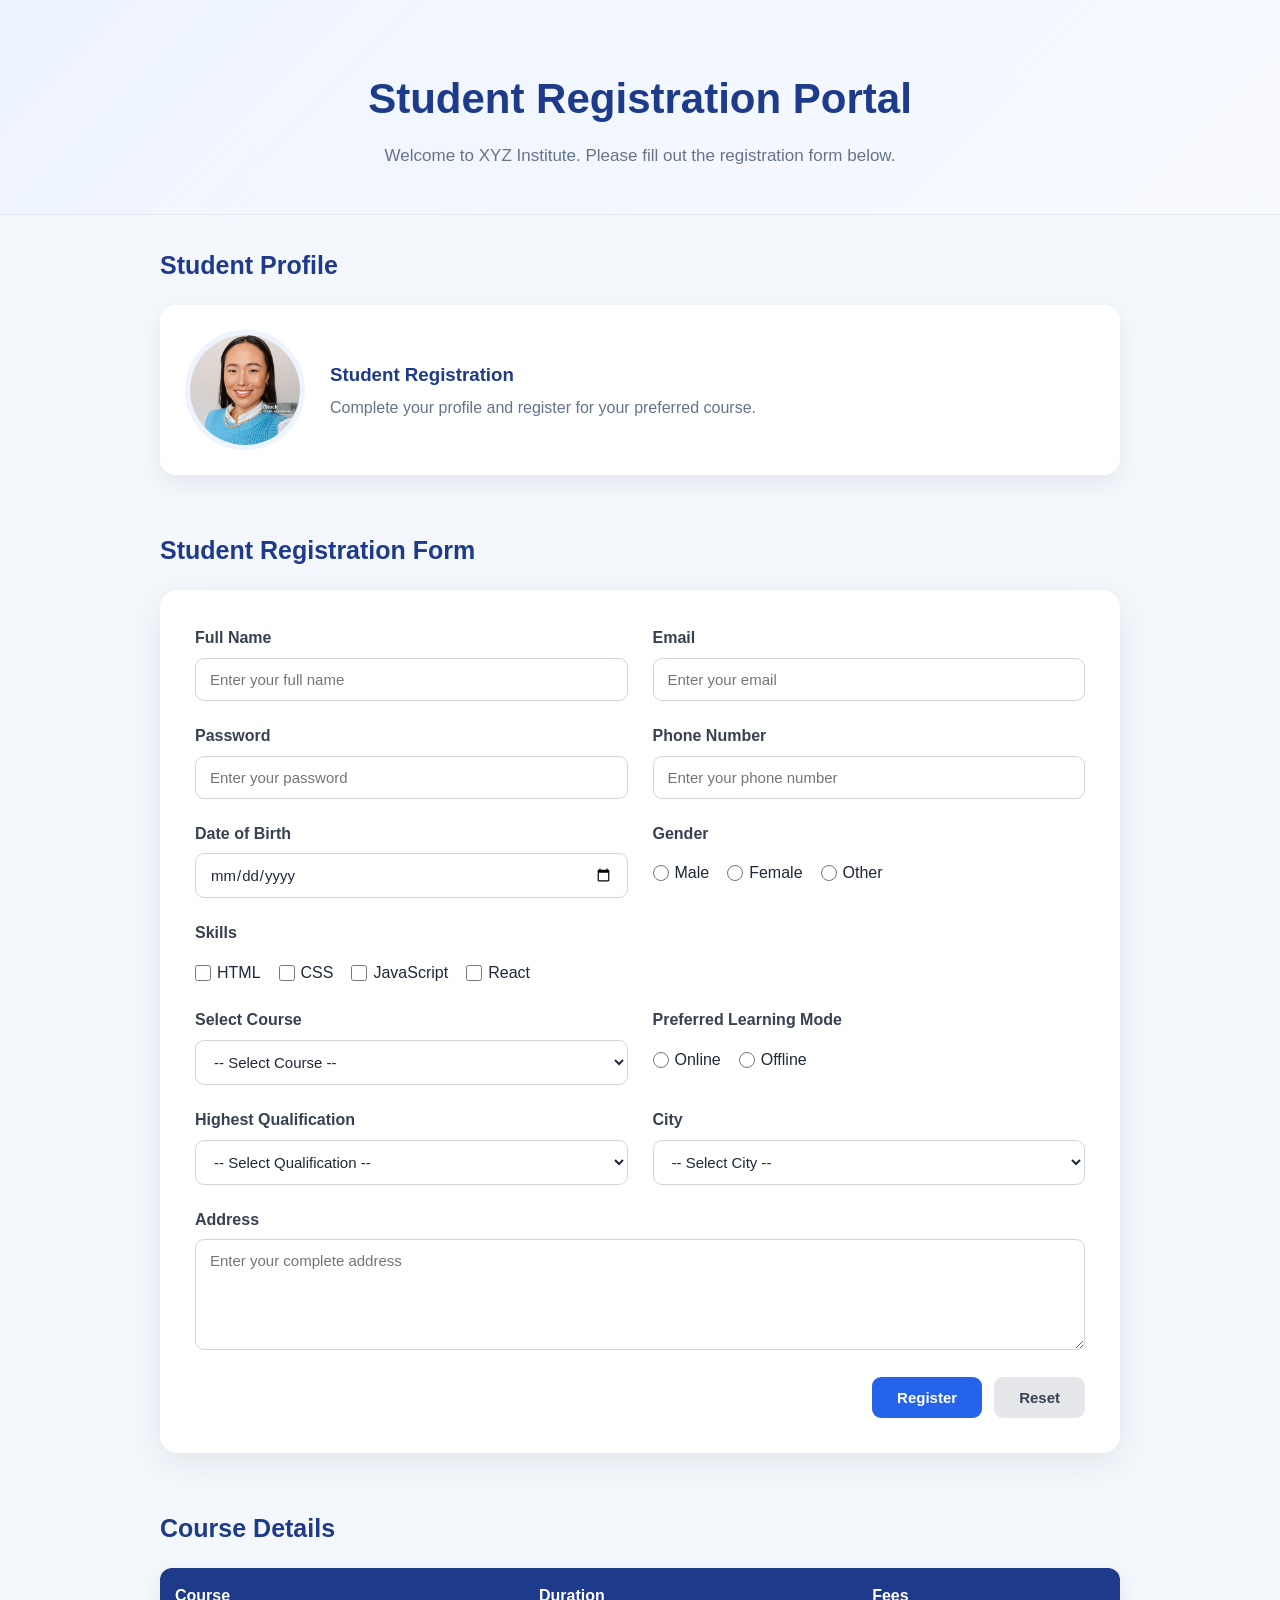
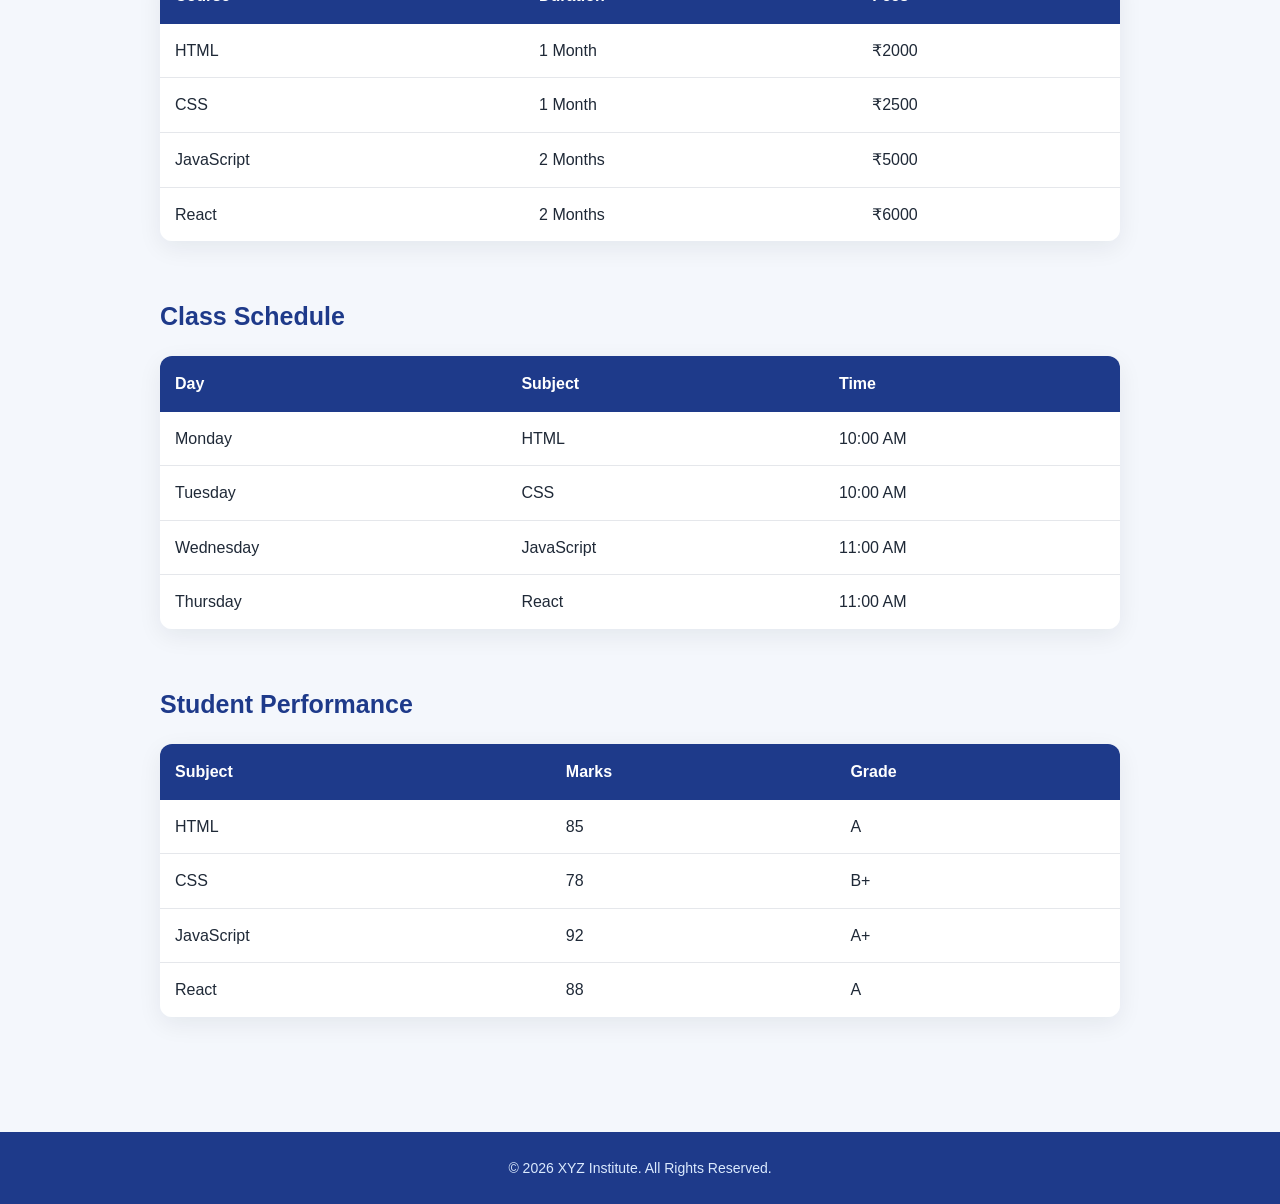
<file: Student_Registration_Form/index.html>
<!DOCTYPE html>
<html lang="en">

<head>
    <meta charset="UTF-8">
    <meta name="viewport" content="width=device-width, initial-scale=1.0">
    <title>Student Registration Portal</title>
    <link rel="stylesheet" href="style.css">
</head>

<body>

    <header class="hero">
        <h1>Student Registration Portal</h1>
        <p>Welcome to XYZ Institute. Please fill out the registration form below.</p>
    </header>


    <main>

        <!-- Student Profile -->
        <section class="profile-section">
            <h2>Student Profile</h2>

            <div class="profile-card">
                <img
                    src="./istockphoto-1487465664-2048x2048.jpg"
                    alt="Student profile"
                >

                <div>
                    <h3>Student Registration</h3>
                    <p>Complete your profile and register for your preferred course.</p>
                </div>
            </div>
        </section>


        <!-- Registration Form -->
        <section class="registration-section">
            <h2>Student Registration Form</h2>

            <form id="registrationForm">

                <div class="form-group">
                    <label for="name">Full Name</label>
                    <input
                        type="text"
                        id="name"
                        name="name"
                        placeholder="Enter your full name"
                        required
                    >
                </div>


                <div class="form-group">
                    <label for="email">Email</label>
                    <input
                        type="email"
                        id="email"
                        name="email"
                        placeholder="Enter your email"
                        required
                    >
                </div>


                <div class="form-group">
                    <label for="password">Password</label>
                    <input
                        type="password"
                        id="password"
                        name="password"
                        placeholder="Enter your password"
                        required
                    >
                </div>


                <div class="form-group">
                    <label for="phone">Phone Number</label>
                    <input
                        type="tel"
                        id="phone"
                        name="phone"
                        placeholder="Enter your phone number"
                        required
                    >
                </div>


                <div class="form-group">
                    <label for="dob">Date of Birth</label>
                    <input
                        type="date"
                        id="dob"
                        name="dob"
                        required
                    >
                </div>


                <div class="form-group">
                    <label>Gender</label>

                    <div class="options">
                        <label>
                            <input type="radio" name="gender" value="male">
                            Male
                        </label>

                        <label>
                            <input type="radio" name="gender" value="female">
                            Female
                        </label>

                        <label>
                            <input type="radio" name="gender" value="other">
                            Other
                        </label>
                    </div>
                </div>


                <div class="form-group full-width">
                    <label>Skills</label>

                    <div class="options">
                        <label>
                            <input type="checkbox" name="skills" value="html">
                            HTML
                        </label>

                        <label>
                            <input type="checkbox" name="skills" value="css">
                            CSS
                        </label>

                        <label>
                            <input type="checkbox" name="skills" value="javascript">
                            JavaScript
                        </label>

                        <label>
                            <input type="checkbox" name="skills" value="react">
                            React
                        </label>
                    </div>
                </div>


                <div class="form-group">
                    <label for="course">Select Course</label>

                    <select id="course" name="course" required>
                        <option value="">-- Select Course --</option>
                        <option value="html">HTML</option>
                        <option value="css">CSS</option>
                        <option value="javascript">JavaScript</option>
                        <option value="react">React</option>
                    </select>
                </div>


                <div class="form-group">
                    <label>Preferred Learning Mode</label>

                    <div class="options">
                        <label>
                            <input
                                type="radio"
                                name="learning_mode"
                                value="online"
                            >
                            Online
                        </label>

                        <label>
                            <input
                                type="radio"
                                name="learning_mode"
                                value="offline"
                            >
                            Offline
                        </label>
                    </div>
                </div>


                <div class="form-group">
                    <label for="qualification">Highest Qualification</label>

                    <select
                        id="qualification"
                        name="qualification"
                        required
                    >
                        <option value="">-- Select Qualification --</option>
                        <option value="10th">10th</option>
                        <option value="12th">12th</option>
                        <option value="diploma">Diploma</option>
                        <option value="graduation">Graduation</option>
                        <option value="post-graduation">
                            Post Graduation
                        </option>
                    </select>
                </div>


                <div class="form-group">
                    <label for="city">City</label>

                    <select id="city" name="city" required>
                        <option value="">-- Select City --</option>
                        <option value="delhi">Delhi</option>
                        <option value="gurgaon">Gurgaon</option>
                        <option value="noida">Noida</option>
                        <option value="ghaziabad">Ghaziabad</option>
                    </select>
                </div>


                <div class="form-group full-width">
                    <label for="address">Address</label>

                    <textarea
                        id="address"
                        name="address"
                        rows="5"
                        placeholder="Enter your complete address"
                        required
                    ></textarea>
                </div>


                <div class="form-actions full-width">
                    <button type="submit" class="btn-primary">
                        Register
                    </button>

                    <button type="reset" class="btn-secondary">
                        Reset
                    </button>
                </div>

                <p id="successMessage" class="success-message">
                    Registration completed successfully!
                </p>

            </form>
        </section>


        <!-- Course Details -->
        <section>
            <h2>Course Details</h2>

            <div class="table-container">
                <table>
                    <thead>
                        <tr>
                            <th>Course</th>
                            <th>Duration</th>
                            <th>Fees</th>
                        </tr>
                    </thead>

                    <tbody>
                        <tr>
                            <td>HTML</td>
                            <td>1 Month</td>
                            <td>₹2000</td>
                        </tr>

                        <tr>
                            <td>CSS</td>
                            <td>1 Month</td>
                            <td>₹2500</td>
                        </tr>

                        <tr>
                            <td>JavaScript</td>
                            <td>2 Months</td>
                            <td>₹5000</td>
                        </tr>

                        <tr>
                            <td>React</td>
                            <td>2 Months</td>
                            <td>₹6000</td>
                        </tr>
                    </tbody>
                </table>
            </div>
        </section>


        <!-- Class Schedule -->
        <section>
            <h2>Class Schedule</h2>

            <div class="table-container">
                <table>
                    <thead>
                        <tr>
                            <th>Day</th>
                            <th>Subject</th>
                            <th>Time</th>
                        </tr>
                    </thead>

                    <tbody>
                        <tr>
                            <td>Monday</td>
                            <td>HTML</td>
                            <td>10:00 AM</td>
                        </tr>

                        <tr>
                            <td>Tuesday</td>
                            <td>CSS</td>
                            <td>10:00 AM</td>
                        </tr>

                        <tr>
                            <td>Wednesday</td>
                            <td>JavaScript</td>
                            <td>11:00 AM</td>
                        </tr>

                        <tr>
                            <td>Thursday</td>
                            <td>React</td>
                            <td>11:00 AM</td>
                        </tr>
                    </tbody>
                </table>
            </div>
        </section>


        <!-- Student Performance -->
        <section>
            <h2>Student Performance</h2>

            <div class="table-container">
                <table>
                    <thead>
                        <tr>
                            <th>Subject</th>
                            <th>Marks</th>
                            <th>Grade</th>
                        </tr>
                    </thead>

                    <tbody>
                        <tr>
                            <td>HTML</td>
                            <td>85</td>
                            <td>A</td>
                        </tr>

                        <tr>
                            <td>CSS</td>
                            <td>78</td>
                            <td>B+</td>
                        </tr>

                        <tr>
                            <td>JavaScript</td>
                            <td>92</td>
                            <td>A+</td>
                        </tr>

                        <tr>
                            <td>React</td>
                            <td>88</td>
                            <td>A</td>
                        </tr>
                    </tbody>
                </table>
            </div>
        </section>

    </main>


    <footer>
        <p>© 2026 XYZ Institute. All Rights Reserved.</p>
    </footer>


    <script>
        const form = document.getElementById("registrationForm");
        const successMessage = document.getElementById("successMessage");

        form.addEventListener("submit", function (event) {
            event.preventDefault();

            successMessage.classList.add("show");

            setTimeout(() => {
                successMessage.classList.remove("show");
            }, 4000);
        });

        form.addEventListener("reset", function () {
            successMessage.classList.remove("show");
        });
    </script>

</body>

</html>

<!-- <!DOCTYPE html>
<html lang="en">
<head>
    <meta charset="UTF-8">
    <meta name="viewport" content="width=device-width, initial-scale=1.0">
    <title>Student Registration Portal</title>
    <link rel="stylesheet" href="style.css">
</head>
<body>

   

    <h1>Student Registration Portal</h1>

    <p>
        Welcome to XYZ Institute.
        Please fill out the registration form below.
    </p>

    <hr>



    <h2>Student Profile</h2>

    <img src="./istockphoto-1487465664-2048x2048.jpg" alt="this is user profile image" width="200">

   


   

    <h2>Student Registration Form</h2>

    <form>


<div class="form-group">
    <label>Full Name:</label>
    <input>
</div>

<div class="form-group">
    <label>Email:</label>
    <input>
</div>



        <label for="password">Password:</label>

        <input
            type="password"
            id="password"
            name="password"
            placeholder="Enter your password"
        >

        <br><br>



        <label for="phone">Phone Number:</label>

        <input
            type="tel"
            id="phone"
            name="phone"
            placeholder="Enter your phone number"
        >

        <br><br>



        <label for="dob">Date of Birth:</label>

        <input
            type="date"
            id="dob"
            name="dob"
        >

        <br><br>



        <p>Gender:</p>

        <input
            type="radio"
            id="male"
            name="gender"
            value="male"
        >

        <label for="male">Male</label>


        <input
            type="radio"
            id="female"
            name="gender"
            value="female"
        >

        <label for="female">Female</label>


        <input
            type="radio"
            id="other"
            name="gender"
            value="other"
        >

        <label for="other">Other</label>

        <br><br>



        <p>Skills:</p>

        <input
            type="checkbox"
            id="html"
            name="skills"
            value="html"
        >

        <label for="html">HTML</label>


        <input
            type="checkbox"
            id="css"
            name="skills"
            value="css"
        >

        <label for="css">CSS</label>


        <input
            type="checkbox"
            id="javascript"
            name="skills"
            value="javascript"
        >

        <label for="javascript">JavaScript</label>


        <input
            type="checkbox"
            id="react"
            name="skills"
            value="react"
        >

        <label for="react">React</label>

        <br><br>



        <label for="course">Select Course:</label>

        <select
            id="course"
            name="course"
        >

            <option value="">
                -- Select Course --
            </option>

            <option value="html">
                HTML
            </option>

            <option value="css">
                CSS
            </option>

            <option value="javascript">
                JavaScript
            </option>

            <option value="react">
                React
            </option>

        </select>

       
        <br><br>



        <p>Preferred Learning Mode:</p>

        <input
            type="radio"
            id="online"
            name="learning_mode"
            value="online"
        >

        <label for="online">Online</label>


        <input
            type="radio"
            id="offline"
            name="learning_mode"
            value="offline"
        >

        <label for="offline">Offline</label>

        <br><br>



        <label for="qualification">
            Highest Qualification:
        </label>

        <select
            id="qualification"
            name="qualification"
        >

            <option value="">
                -- Select Qualification --
            </option>

            <option value="10th">
                10th
            </option>

            <option value="12th">
                12th
            </option>

            <option value="diploma">
                Diploma
            </option>

            <option value="graduation">
                Graduation
            </option>

            <option value="post-graduation">
                Post Graduation
            </option>

        </select>

        <br><br>



        <label for="city">City:</label>

        <select
            id="city"
            name="city"
        >

            <option value="">
                -- Select City --
            </option>

            <option value="delhi">
                Delhi
            </option>

            <option value="gurgaon">
                Gurgaon
            </option>

            <option value="noida">
                Noida
            </option>

            <option value="ghaziabad">
                Ghaziabad
            </option>

        </select>

        <br><br>



        <label for="address">Address:</label>

        <br>

        <textarea
            id="address"
            name="address"
            rows="5"
            cols="40"
            placeholder="Enter your complete address"
        ></textarea>

        <br><br>


       

        <input
            type="submit"
            value="Register"
        >

        <input
            type="reset"
            value="Reset"
        >

    </form>


    <hr>


   
    <h2>Course Details</h2>

    <table border="1">

        <tr>
            <th>Course</th>
            <th>Duration</th>
            <th>Fees</th>
        </tr>

        <tr>
            <td>HTML</td>
            <td>1 Month</td>
            <td>₹2000</td>
        </tr>

        <tr>
            <td>CSS</td>
            <td>1 Month</td>
            <td>₹2500</td>
        </tr>

        <tr>
            <td>JavaScript</td>
            <td>2 Months</td>
            <td>₹5000</td>
        </tr>

        <tr>
            <td>React</td>
            <td>2 Months</td>
            <td>₹6000</td>
        </tr>

    </table>


    <br>

    <hr>


   

    <h2>Class Schedule</h2>

    <table border="1">

        <tr>
            <th>Day</th>
            <th>Subject</th>
            <th>Time</th>
        </tr>

        <tr>
            <td>Monday</td>
            <td>HTML</td>
            <td>10:00 AM</td>
        </tr>

        <tr>
            <td>Tuesday</td>
            <td>CSS</td>
            <td>10:00 AM</td>
        </tr>

        <tr>
            <td>Wednesday</td>
            <td>JavaScript</td>
            <td>11:00 AM</td>
        </tr>

        <tr>
            <td>Thursday</td>
            <td>React</td>
            <td>11:00 AM</td>
        </tr>

    </table>


    <br>

    <hr>


   
    <h2>Student Performance</h2>

    <table border="1">

        <tr>
            <th>Subject</th>
            <th>Marks</th>
            <th>Grade</th>
        </tr>

        <tr>
            <td>HTML</td>
            <td>85</td>
            <td>A</td>
        </tr>

        <tr>
            <td>CSS</td>
            <td>78</td>
            <td>B+</td>
        </tr>

        <tr>
            <td>JavaScript</td>
            <td>92</td>
            <td>A+</td>
        </tr>

        <tr>
            <td>React</td>
            <td>88</td>
            <td>A</td>
        </tr>

    </table>


   

    <hr>

    <p>
        © 2026 XYZ Institute. All Rights Reserved.
    </p>

</body>
</html> -->
</file>
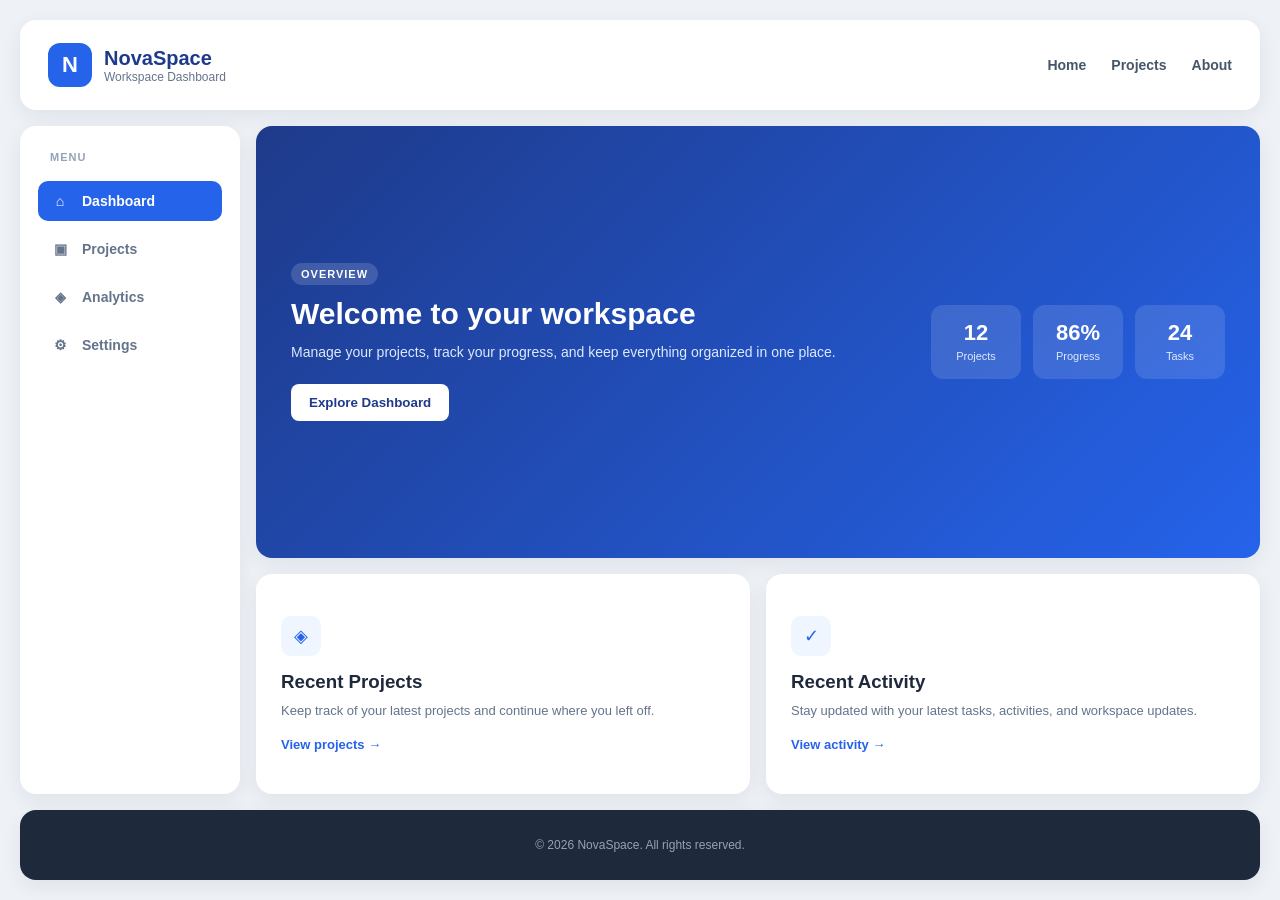
<file: Website_Layout/index.html>
<!DOCTYPE html>
<html lang="en">

<head>
    <meta charset="UTF-8">
    <meta name="viewport" content="width=device-width, initial-scale=1.0">
    <title>NovaSpace Dashboard</title>
    <link rel="stylesheet" href="./index.css">
</head>

<body>

    <div class="container">

        <header class="box" id="HEADER">
            <div class="brand">
                <div class="logo">N</div>
                <div>
                    <h1>NovaSpace</h1>
                    <p>Workspace Dashboard</p>
                </div>
            </div>

            <nav>
                <a href="#">Home</a>
                <a href="#">Projects</a>
                <a href="#">About</a>
            </nav>
        </header>


        <aside class="box" id="SIDEBAR">
            <div class="sidebar-content">
                <p class="menu-title">MENU</p>

                <a href="#" class="menu-item active">
                    <span>⌂</span>
                    Dashboard
                </a>

                <a href="#" class="menu-item">
                    <span>▣</span>
                    Projects
                </a>

                <a href="#" class="menu-item">
                    <span>◈</span>
                    Analytics
                </a>

                <a href="#" class="menu-item">
                    <span>⚙</span>
                    Settings
                </a>
            </div>
        </aside>


        <main class="box" id="CONTENT1">
            <div class="welcome-content">
                <span class="badge">OVERVIEW</span>

                <h2>Welcome to your workspace</h2>

                <p>
                    Manage your projects, track your progress,
                    and keep everything organized in one place.
                </p>

                <button>Explore Dashboard</button>
            </div>

            <div class="stats">
                <div class="stat">
                    <strong>12</strong>
                    <span>Projects</span>
                </div>

                <div class="stat">
                    <strong>86%</strong>
                    <span>Progress</span>
                </div>

                <div class="stat">
                    <strong>24</strong>
                    <span>Tasks</span>
                </div>
            </div>
        </main>


        <section class="box content-card" id="CONTENT2">
            <div class="card-icon">◈</div>

            <h3>Recent Projects</h3>

            <p>
                Keep track of your latest projects and
                continue where you left off.
            </p>

            <a href="#">View projects →</a>
        </section>


        <section class="box content-card" id="CONTENT3">
            <div class="card-icon">✓</div>

            <h3>Recent Activity</h3>

            <p>
                Stay updated with your latest tasks,
                activities, and workspace updates.
            </p>

            <a href="#">View activity →</a>
        </section>


        <footer class="box" id="FOOTER">
            <p>© 2026 NovaSpace. All rights reserved.</p>
        </footer>

    </div>

</body>

</html>
</file>
<file: Student_Registration_Form/style.css>
* {
    margin: 0;
    padding: 0;
    box-sizing: border-box;
}

body {
    font-family: Arial, Helvetica, sans-serif;
    background: #f4f7fc;
    color: #1f2937;
    line-height: 1.6;
}

/* Hero */

.hero {
    text-align: center;
    padding: 65px 20px 45px;
    background: linear-gradient(135deg, #eef4ff, #f8faff);
    border-bottom: 1px solid #e2e8f0;
}

.hero h1 {
    color: #1e3a8a;
    font-size: 42px;
    margin-bottom: 10px;
}

.hero p {
    color: #64748b;
    font-size: 17px;
}

/* Main layout */

main {
    max-width: 1000px;
    margin: auto;
    padding: 30px 20px 60px;
}

section {
    margin-bottom: 55px;
}

section > h2 {
    color: #1e3a8a;
    font-size: 25px;
    margin-bottom: 20px;
}

/* Profile */

.profile-card {
    background: white;
    padding: 25px;
    border-radius: 16px;
    display: flex;
    align-items: center;
    gap: 25px;
    box-shadow: 0 8px 25px rgba(15, 23, 42, 0.07);
}

.profile-card img {
    width: 120px;
    height: 120px;
    object-fit: cover;
    border-radius: 50%;
    border: 5px solid #eef4ff;
}

.profile-card h3 {
    color: #1e3a8a;
    margin-bottom: 5px;
}

.profile-card p {
    color: #64748b;
}

/* Registration form */

form {
    background: white;
    padding: 35px;
    border-radius: 18px;
    box-shadow: 0 10px 35px rgba(15, 23, 42, 0.08);

    display: grid;
    grid-template-columns: 1fr 1fr;
    gap: 22px 25px;
}

.form-group {
    display: flex;
    flex-direction: column;
}

.form-group > label {
    font-weight: 600;
    color: #374151;
    margin-bottom: 7px;
}

input[type="text"],
input[type="email"],
input[type="password"],
input[type="tel"],
input[type="date"],
select,
textarea {
    width: 100%;
    padding: 12px 14px;
    border: 1px solid #d1d5db;
    border-radius: 9px;
    background: #fff;
    color: #1f2937;
    font-size: 15px;
    font-family: inherit;
    transition: 0.2s ease;
}

input:focus,
select:focus,
textarea:focus {
    outline: none;
    border-color: #2563eb;
    box-shadow: 0 0 0 3px rgba(37, 99, 235, 0.12);
}

textarea {
    resize: vertical;
}

.full-width {
    grid-column: 1 / -1;
}

/* Radio and checkbox options */

.options {
    display: flex;
    flex-wrap: wrap;
    gap: 18px;
    padding-top: 7px;
}

.options label {
    font-weight: 400;
    cursor: pointer;
    display: flex;
    align-items: center;
    gap: 6px;
}

input[type="radio"],
input[type="checkbox"] {
    accent-color: #2563eb;
    width: 16px;
    height: 16px;
}

/* Buttons */

.form-actions {
    display: flex;
    justify-content: flex-end;
    gap: 12px;
    margin-top: 5px;
}

button {
    border: none;
    padding: 12px 25px;
    border-radius: 9px;
    font-size: 15px;
    font-weight: 600;
    cursor: pointer;
    transition: 0.2s ease;
}

.btn-primary {
    background: #2563eb;
    color: white;
}

.btn-primary:hover {
    background: #1d4ed8;
    transform: translateY(-1px);
}

.btn-secondary {
    background: #e5e7eb;
    color: #374151;
}

.btn-secondary:hover {
    background: #d1d5db;
}

/* Success message */

.success-message {
    display: none;
    grid-column: 1 / -1;
    padding: 12px 15px;
    background: #ecfdf5;
    color: #047857;
    border: 1px solid #a7f3d0;
    border-radius: 8px;
    text-align: center;
    font-weight: 600;
}

.success-message.show {
    display: block;
}

/* Tables */

.table-container {
    overflow-x: auto;
    border-radius: 12px;
    box-shadow: 0 7px 25px rgba(15, 23, 42, 0.07);
}

table {
    width: 100%;
    border-collapse: collapse;
    background: white;
}

th {
    background: #1e3a8a;
    color: white;
    padding: 15px;
    text-align: left;
    font-weight: 600;
}

td {
    padding: 14px 15px;
    border-bottom: 1px solid #e5e7eb;
}

tbody tr:last-child td {
    border-bottom: none;
}

tbody tr:hover td {
    background: #f8fafc;
}

/* Footer */

footer {
    text-align: center;
    padding: 25px 20px;
    background: #1e3a8a;
    color: #dbeafe;
    font-size: 14px;
}

/* Mobile */

@media (max-width: 700px) {

    .hero {
        padding: 45px 15px 35px;
    }

    .hero h1 {
        font-size: 30px;
    }

    main {
        padding: 25px 15px 45px;
    }

    form {
        grid-template-columns: 1fr;
        padding: 22px;
    }

    .full-width {
        grid-column: auto;
    }

    .profile-card {
        flex-direction: column;
        text-align: center;
    }

    .form-actions {
        justify-content: stretch;
    }

    button {
        flex: 1;
    }
}
</file>
<file: Website_Layout/index.css>
* {
    margin: 0;
    padding: 0;
    box-sizing: border-box;
}

body {
    font-family: Arial, Helvetica, sans-serif;
    background: #eef2f7;
    color: #1e293b;
}

.container {
    width: 100%;
    min-height: 100vh;
    padding: 20px;

    display: grid;
    grid-template-columns: 220px 1fr 1fr;
    grid-template-rows: 90px 1fr 220px 70px;
    gap: 16px;
}

/* Common box styling */

.box {
    background: white;
    border: none;
    border-radius: 16px;
    box-shadow: 0 6px 20px rgba(15, 23, 42, 0.07);
}

/* Header */

#HEADER {
    grid-column: 1 / 4;

    display: flex;
    justify-content: space-between;
    align-items: center;
    padding: 0 28px;
}

.brand {
    display: flex;
    align-items: center;
    gap: 12px;
}

.logo {
    width: 44px;
    height: 44px;
    border-radius: 12px;

    display: flex;
    justify-content: center;
    align-items: center;

    background: #2563eb;
    color: white;
    font-size: 22px;
    font-weight: bold;
}

.brand h1 {
    font-size: 20px;
    color: #1e3a8a;
}

.brand p {
    font-size: 12px;
    color: #64748b;
}

nav {
    display: flex;
    gap: 25px;
}

nav a {
    text-decoration: none;
    color: #475569;
    font-size: 14px;
    font-weight: 600;
    transition: 0.2s;
}

nav a:hover {
    color: #2563eb;
}

/* Sidebar */

#SIDEBAR {
    grid-column: 1;
    grid-row: 2 / 4;

    padding: 25px 18px;
}

.sidebar-content {
    display: flex;
    flex-direction: column;
    gap: 8px;
}

.menu-title {
    color: #94a3b8;
    font-size: 11px;
    font-weight: bold;
    letter-spacing: 1px;
    margin-bottom: 10px;
    padding-left: 12px;
}

.menu-item {
    display: flex;
    align-items: center;
    gap: 12px;

    padding: 12px;
    border-radius: 10px;

    color: #64748b;
    text-decoration: none;
    font-size: 14px;
    font-weight: 600;

    transition: 0.2s;
}

.menu-item span {
    width: 20px;
    text-align: center;
}

.menu-item:hover {
    background: #eff6ff;
    color: #2563eb;
}

.menu-item.active {
    background: #2563eb;
    color: white;
}

/* Main content */

#CONTENT1 {
    grid-column: 2 / 4;
    grid-row: 2;

    padding: 35px;

    display: flex;
    justify-content: space-between;
    align-items: center;

    background: linear-gradient(135deg, #1e3a8a, #2563eb);
    color: white;
}

.welcome-content {
    max-width: 570px;
}

.badge {
    display: inline-block;
    padding: 5px 10px;
    border-radius: 20px;

    background: rgba(255, 255, 255, 0.15);
    font-size: 11px;
    font-weight: bold;
    letter-spacing: 1px;

    margin-bottom: 12px;
}

.welcome-content h2 {
    font-size: 30px;
    margin-bottom: 10px;
}

.welcome-content p {
    color: #dbeafe;
    font-size: 14px;
    line-height: 1.7;
    margin-bottom: 20px;
}

.welcome-content button {
    border: none;
    padding: 11px 18px;
    border-radius: 8px;

    background: white;
    color: #1e3a8a;

    font-weight: bold;
    cursor: pointer;

    transition: 0.2s;
}

.welcome-content button:hover {
    transform: translateY(-2px);
}

.stats {
    display: flex;
    gap: 12px;
}

.stat {
    min-width: 90px;
    padding: 15px;
    border-radius: 12px;

    background: rgba(255, 255, 255, 0.12);

    text-align: center;
}

.stat strong {
    display: block;
    font-size: 22px;
}

.stat span {
    font-size: 11px;
    color: #dbeafe;
}

/* Content cards */

.content-card {
    padding: 25px;

    display: flex;
    flex-direction: column;
    align-items: flex-start;
    justify-content: center;
}

#CONTENT2 {
    grid-column: 2;
    grid-row: 3;
}

#CONTENT3 {
    grid-column: 3;
    grid-row: 3;
}

.card-icon {
    width: 40px;
    height: 40px;
    border-radius: 10px;

    display: flex;
    align-items: center;
    justify-content: center;

    background: #eff6ff;
    color: #2563eb;

    font-size: 18px;
    margin-bottom: 15px;
}

.content-card h3 {
    color: #1e293b;
    margin-bottom: 8px;
}

.content-card p {
    color: #64748b;
    font-size: 13px;
    line-height: 1.6;
    margin-bottom: 15px;
}

.content-card a {
    color: #2563eb;
    text-decoration: none;
    font-size: 13px;
    font-weight: bold;
}

.content-card a:hover {
    text-decoration: underline;
}

/* Footer */

#FOOTER {
    grid-column: 1 / 4;
    grid-row: 4;

    display: flex;
    justify-content: center;
    align-items: center;

    background: #1e293b;
    color: #94a3b8;

    font-size: 12px;
}

/* Responsive */

@media (max-width: 800px) {

    .container {
        grid-template-columns: 1fr 1fr;
        grid-template-rows: auto auto auto auto auto;
    }

    #HEADER {
        grid-column: 1 / 3;
    }

    #SIDEBAR {
        grid-column: 1 / 3;
        grid-row: 2;
    }

    .sidebar-content {
        flex-direction: row;
        flex-wrap: wrap;
    }

    .menu-title {
        width: 100%;
    }

    #CONTENT1 {
        grid-column: 1 / 3;
        grid-row: 3;
        flex-direction: column;
        align-items: flex-start;
        gap: 25px;
    }

    #CONTENT2 {
        grid-column: 1;
        grid-row: 4;
    }

    #CONTENT3 {
        grid-column: 2;
        grid-row: 4;
    }

    #FOOTER {
        grid-column: 1 / 3;
        grid-row: 5;
    }
}

@media (max-width: 550px) {

    .container {
        display: flex;
        flex-direction: column;
        padding: 12px;
    }

    #HEADER {
        min-height: 80px;
        flex-direction: column;
        gap: 15px;
        padding: 18px;
    }

    nav {
        gap: 15px;
    }

    #SIDEBAR {
        min-height: auto;
    }

    .sidebar-content {
        justify-content: center;
    }

    #CONTENT1 {
        min-height: 400px;
        padding: 25px;
    }

    .stats {
        width: 100%;
    }

    .stat {
        flex: 1;
        min-width: 0;
    }

    #CONTENT2,
    #CONTENT3 {
        min-height: 200px;
    }

    #FOOTER {
        min-height: 60px;
    }
}
</file>
